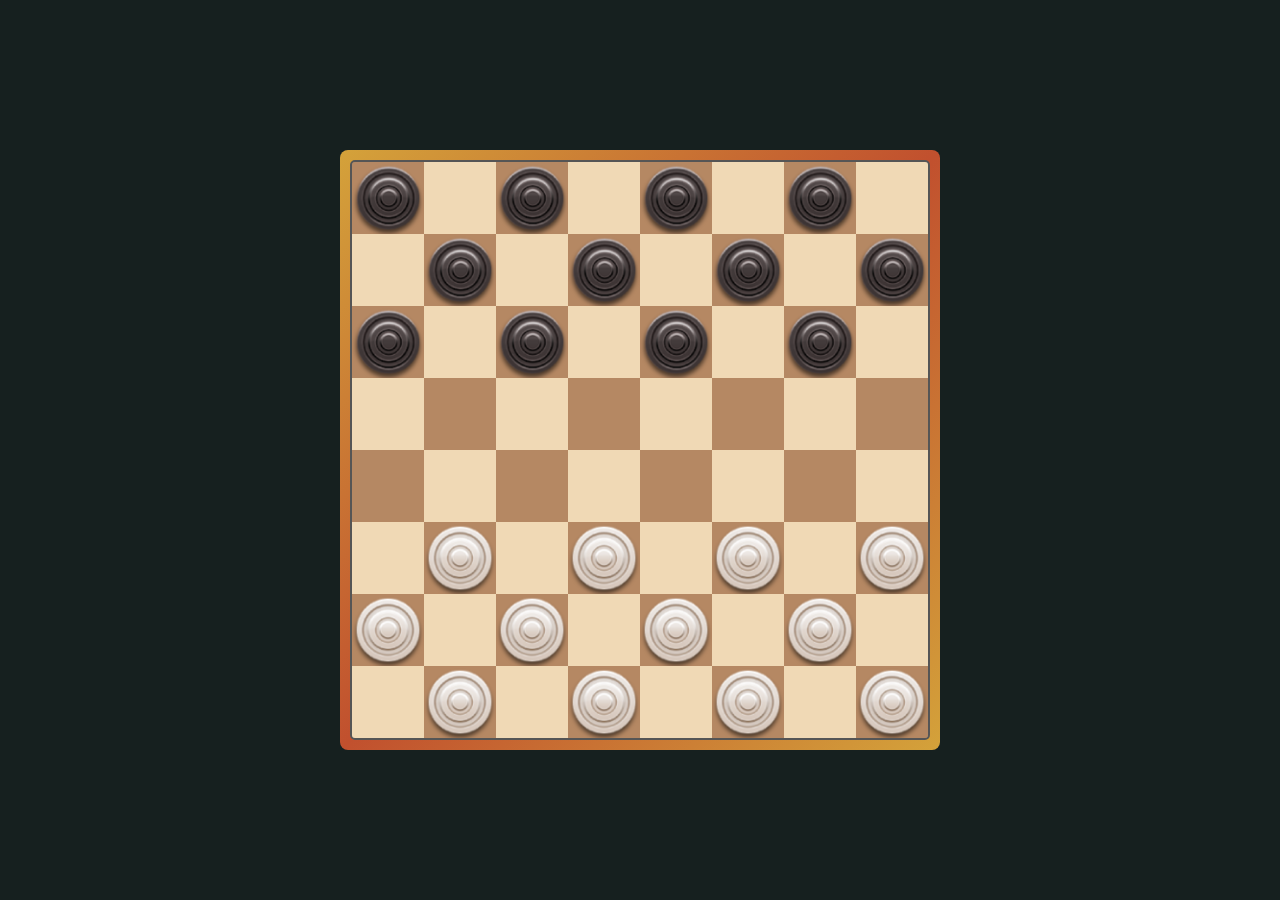
<file: damaroc/index.html>
<!DOCTYPE html>
<html lang="en">
<head>
<meta charset="UTF-8">
<meta name="viewport" content="width=device-width, initial-scale=1.0">
<title>Dama Maroc</title>
<link rel="stylesheet" href="css/style.css">
</head>
<body>
  <div class="app">
    <div class="board-wrap">
      <div class="board-container">
        <canvas id="board" width="600px" height="600px"></canvas>
      </div>
    </div>
  </div>
  <script src="js/script.js"></script>
</body>
</html>
</file>
<file: damaroc/css/style.css>
:root {
  --board-light: #f9dab5;
  --board-dark: #c58961;
  --accent: #c1502e;
  --accent-light: #e0a458;
  --cream: #f4ecd8;
  --ink: #555;
  --gold: #d4a23a;
  --line: rgba(31, 36, 34, 0.12);
}

* {
  border: 0;
  margin: 0;
  padding: 0;
  outline: 0;
  user-select: none;
  box-sizing: border-box;
}

body {
  width: 100vw;
  height: 100vh;
  display: grid;
  place-items: center;
  place-content: center;
  background: #16201f;
}

.app {
  width: 100%;
  max-width: 600px;
  margin: 20px auto;
}
.board-wrap {
  width: 100%;
  height: 100%;
  overflow: hidden;
  border-radius: 8px;
  background: linear-gradient(135deg,var(--gold),var(--accent) 50%,var(--gold));
}
.board-container{
  margin: 10px;
  aspect-ratio: 1/1;
}
.board-wrap canvas{
  width: 100%;
  height: auto;
  display: block;
  background: gray;
  border-radius: 5px;
  border: 2px solid var(--ink);
}

@media (max-width: 420px) {
  .board-wrap,
  .board-wrap canvas {
    border-radius: 0;
  }
  .board-container {
    margin: 3px;
  }
}
</file>
